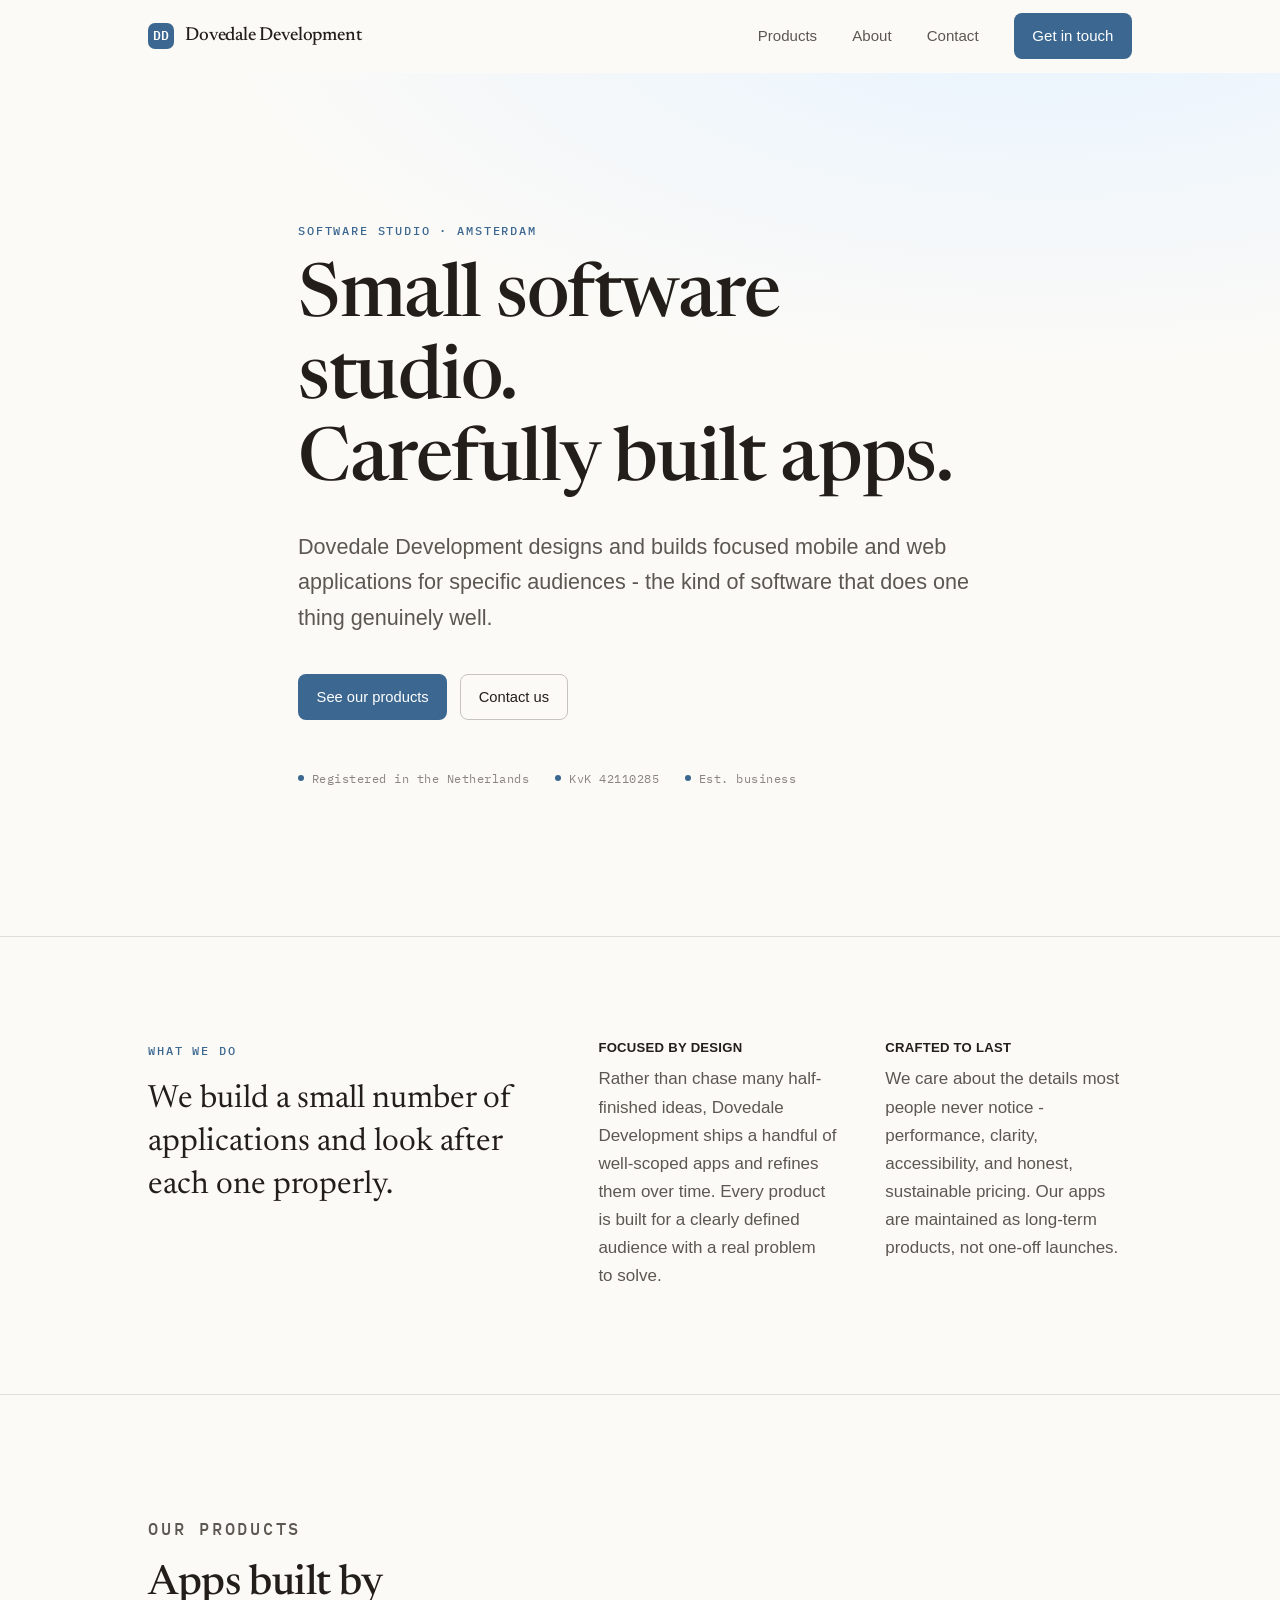
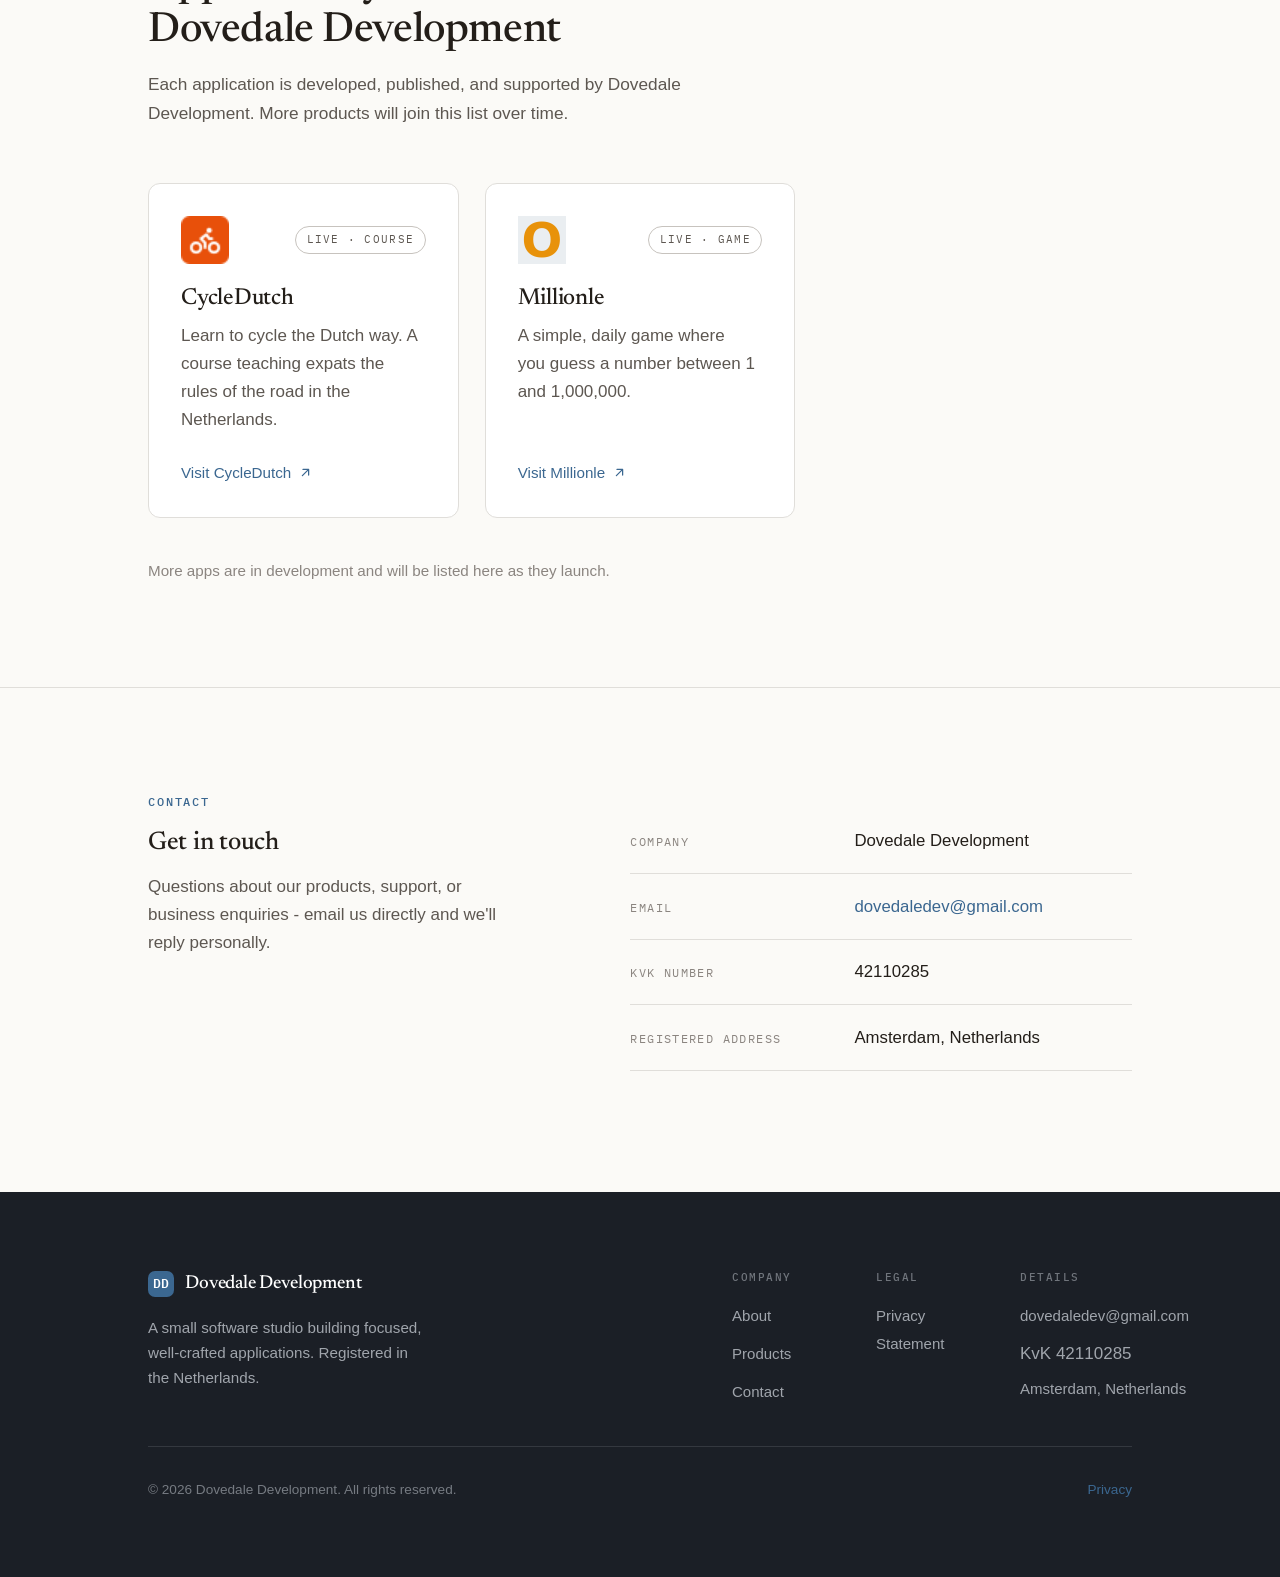
<file: index.html>
<!doctype html>
<html lang="en">
  <head>
    <meta charset="UTF-8" />
    <meta name="viewport" content="width=device-width, initial-scale=1.0" />
    <title>Dovedale Development - Small software studio</title>
    <meta
      name="description"
      content="Dovedale Development is a small software studio building focused, well-crafted mobile and web applications. Registered in the Netherlands (KvK 42110285)."
    />
    <link rel="canonical" href="https://dovedaledevelopment.vercel.app/" />

    <!-- Open Graph -->
    <meta property="og:type" content="website" />
    <meta property="og:site_name" content="Dovedale Development" />
    <meta
      property="og:title"
      content="Dovedale Development - Small software studio"
    />
    <meta
      property="og:description"
      content="A small software studio building focused, well-crafted mobile and web applications. Registered in the Netherlands (KvK 42110285)."
    />
    <meta property="og:url" content="https://dovedaledevelopment.vercel.app/" />
    <meta name="twitter:card" content="summary_large_image" />
    <meta
      name="twitter:title"
      content="Dovedale Development - Small software studio"
    />
    <meta
      name="twitter:description"
      content="A small software studio building focused, well-crafted mobile and web applications."
    />

    <link
      rel="icon"
      href="data:image/svg+xml,%3Csvg xmlns='http://www.w3.org/2000/svg' viewBox='0 0 32 32'%3E%3Crect width='32' height='32' rx='8' fill='%23425a8b'/%3E%3Ctext x='16' y='22' font-family='monospace' font-size='15' font-weight='700' fill='white' text-anchor='middle'%3EDD%3C/text%3E%3C/svg%3E"
    />

    <link rel="stylesheet" href="fonts.css" />
    <link rel="stylesheet" href="styles.css" />
  </head>
  <body>
    <a class="skip-link" href="#main">Skip to content</a>

    <header class="site-header">
      <div class="wrap header-inner">
        <a
          class="brand"
          href="index.html"
          aria-label="Dovedale Development home"
        >
          <span class="mark" aria-hidden="true">DD</span>
          Dovedale Development
        </a>
        <nav class="nav" aria-label="Primary">
          <a href="#products">Products</a>
          <a href="#about">About</a>
          <a href="#contact">Contact</a>
          <a class="btn" href="mailto:dovedaledev@gmail.com"
            >Get in touch</a
          >
        </nav>
        <button
          class="nav-toggle"
          type="button"
          aria-label="Toggle navigation"
          aria-expanded="false"
          aria-controls="primary-nav"
        >
          <svg
            viewBox="0 0 24 24"
            fill="none"
            stroke="currentColor"
            stroke-width="2"
            aria-hidden="true"
          >
            <path d="M3 6h18M3 12h18M3 18h18" stroke-linecap="round" />
          </svg>
        </button>
      </div>
    </header>

    <main id="main">
      <!-- Hero -->
      <section class="hero">
        <div class="wrap hero-inner">
          <p class="eyebrow">Software studio · Amsterdam</p>
          <h1>Small software studio.<br />Carefully built apps.</h1>
          <p class="lede">
            Dovedale Development designs and builds focused mobile and web
            applications for specific audiences - the kind of software that does
            one thing genuinely well.
          </p>
          <div class="hero-actions">
            <a class="btn" href="#products">See our products</a>
            <a class="btn ghost" href="#contact">Contact us</a>
          </div>
          <div class="hero-meta" aria-label="Company registration">
            <span>Registered in the Netherlands</span>
            <span>KvK 42110285</span>
            <span>Est. business</span>
          </div>
        </div>
      </section>

      <!-- What we do -->
      <section class="about" id="about">
        <div class="wrap about-grid">
          <div>
            <p class="eyebrow">What we do</p>
            <p class="about-lead">
              We build a small number of applications and look after each one
              properly.
            </p>
          </div>
          <div class="about-cols">
            <div>
              <h3>Focused by design</h3>
              <p>
                Rather than chase many half-finished ideas, Dovedale Development
                ships a handful of well-scoped apps and refines them over time.
                Every product is built for a clearly defined audience with a
                real problem to solve.
              </p>
            </div>
            <div>
              <h3>Crafted to last</h3>
              <p>
                We care about the details most people never notice -
                performance, clarity, accessibility, and honest, sustainable
                pricing. Our apps are maintained as long-term products, not
                one-off launches.
              </p>
            </div>
          </div>
        </div>
      </section>

      <!-- Products -->
      <section class="products" id="products">
        <div class="wrap">
          <div class="section-head">
            <p class="eyebrow">Our products</p>
            <h2>Apps built by Dovedale Development</h2>
            <p>
              Each application is developed, published, and supported by
              Dovedale Development. More products will join this list over time.
            </p>
          </div>

          <div class="card-grid products-list">
            <!-- Placeholder for future product - duplicate the card above to add more.
                 Kept commented so the grid shows only live products.
            <article class="product-card">
              <div class="card-top">
                <span class="product-logo" style="background: oklch(0.5 0.09 160)" aria-hidden="true">N</span>
                <span class="pill">Coming soon</span>
              </div>
              <h3>Next app</h3>
              <p>One-line description of the next product.</p>
              <a class="card-link" href="#">Learn more
                <svg viewBox="0 0 24 24" fill="none" stroke="currentColor" stroke-width="2" aria-hidden="true"><path d="M7 17L17 7M17 7H8M17 7v9" stroke-linecap="round" stroke-linejoin="round"/></svg>
              </a>
            </article>
            -->
          </div>

          <p class="card-note">
            More apps are in development and will be listed here as they launch.
          </p>
        </div>
      </section>

      <!-- Contact -->
      <section class="contact" id="contact">
        <div class="wrap contact-grid">
          <div>
            <p class="eyebrow">Contact</p>
            <h2 class="section-head" style="margin-bottom: 1rem">
              Get in touch
            </h2>
            <p style="color: var(--ink-soft); max-width: 40ch">
              Questions about our products, support, or business enquiries -
              email us directly and we'll reply personally.
            </p>
          </div>

          <dl class="contact-details">
            <div class="detail-row">
              <dt>Company</dt>
              <dd>Dovedale Development</dd>
            </div>
            <div class="detail-row">
              <dt>Email</dt>
              <dd>
                <a href="mailto:dovedaledev@gmail.com"
                  >dovedaledev@gmail.com</a
                >
              </dd>
            </div>
            <div class="detail-row">
              <dt>KvK number</dt>
              <dd>42110285</dd>
            </div>
            <div class="detail-row">
              <dt>Registered address</dt>
              <dd>Amsterdam, Netherlands</dd>
            </div>
          </dl>
        </div>
      </section>
    </main>

    <footer class="site-footer">
      <div class="wrap">
        <div class="footer-top">
          <div class="footer-brand">
            <a
              class="brand"
              href="index.html"
              aria-label="Dovedale Development home"
            >
              <span class="mark" aria-hidden="true">DD</span>
              Dovedale Development
            </a>
            <p>
              A small software studio building focused, well-crafted
              applications. Registered in the Netherlands.
            </p>
          </div>

          <div class="footer-cols">
            <div class="footer-col">
              <h4>Company</h4>
              <ul>
                <li><a href="index.html#about">About</a></li>
                <li><a href="index.html#products">Products</a></li>
                <li><a href="index.html#contact">Contact</a></li>
              </ul>
            </div>
            <div class="footer-col">
              <h4>Legal</h4>
              <ul>
                <li><a href="privacy.html">Privacy Statement</a></li>
              </ul>
            </div>
            <div class="footer-col">
              <h4>Details</h4>
              <ul>
                <li>
                  <a href="mailto:dovedaledev@gmail.com"
                    >dovedaledev@gmail.com</a
                  >
                </li>
                <li>KvK 42110285</li>
                <li><address>Amsterdam, Netherlands</address></li>
              </ul>
            </div>
          </div>
        </div>

        <div class="footer-bottom">
          <span
            >© <span data-year>2026</span> Dovedale Development. All rights
            reserved.</span
          >
          <span class="legal-mini">
            <a href="privacy.html">Privacy</a>
          </span>
        </div>
      </div>
    </footer>

    <script src="script.js"></script>
  </body>
</html>
</file>
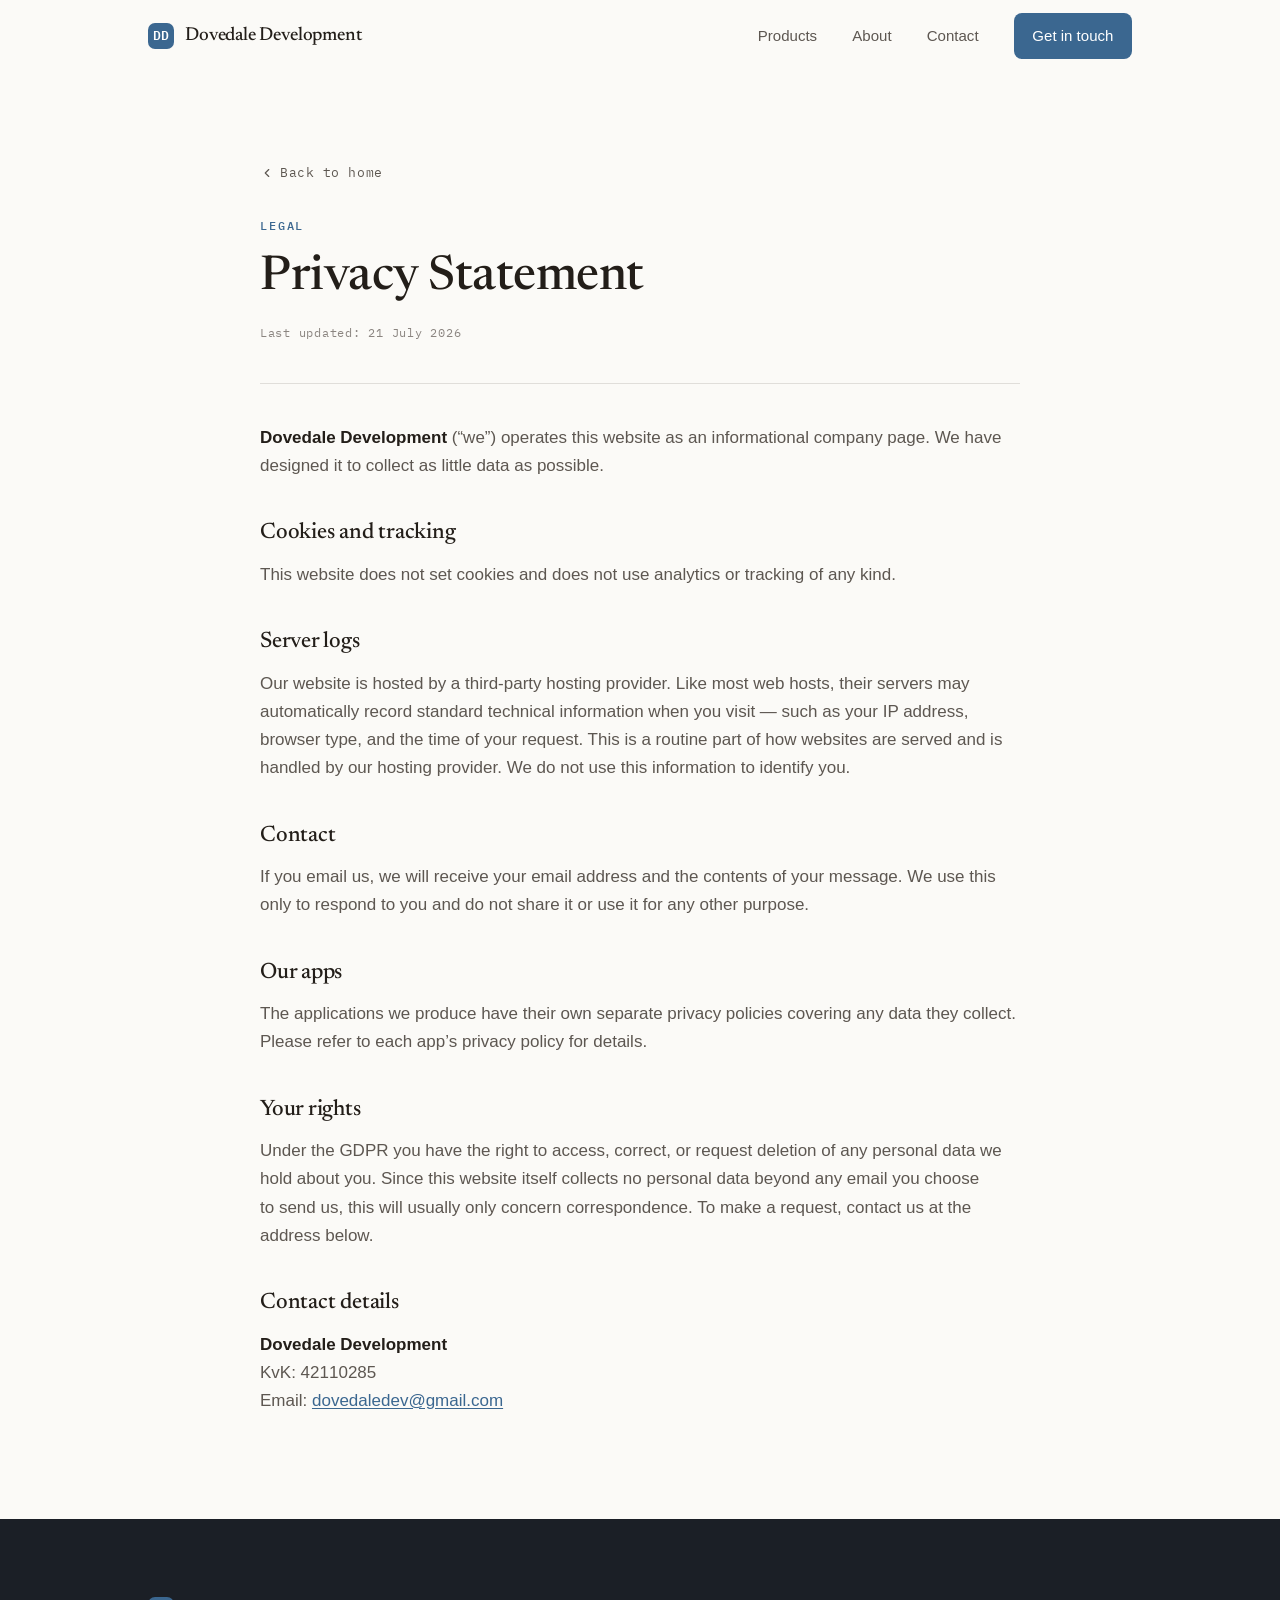
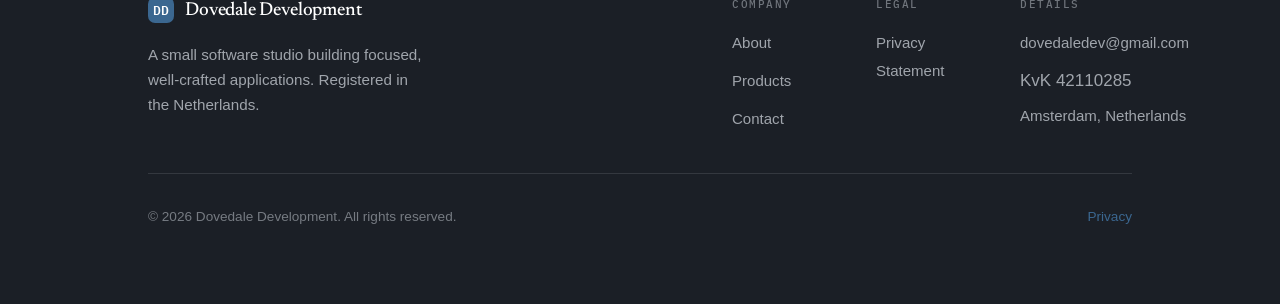
<file: privacy.html>
<!doctype html>
<html lang="en">
  <head>
    <meta charset="UTF-8" />
    <meta name="viewport" content="width=device-width, initial-scale=1.0" />
    <title>Privacy Statement - Dovedale Development</title>
    <meta
      name="description"
      content="Privacy Statement for the Dovedale Development website. No cookies, no analytics, no tracking. Registered in the Netherlands (KvK 42110285)."
    />
    <link
      rel="canonical"
      href="https://dovedaledevelopment.vercel.app/privacy.html"
    />
    <meta property="og:type" content="article" />
    <meta property="og:site_name" content="Dovedale Development" />
    <meta
      property="og:title"
      content="Privacy Statement - Dovedale Development"
    />
    <meta
      property="og:description"
      content="This website sets no cookies and uses no analytics or tracking of any kind."
    />
    <meta
      property="og:url"
      content="https://dovedaledevelopment.vercel.app/privacy.html"
    />
    <link
      rel="icon"
      href="data:image/svg+xml,%3Csvg xmlns='http://www.w3.org/2000/svg' viewBox='0 0 32 32'%3E%3Crect width='32' height='32' rx='8' fill='%23425a8b'/%3E%3Ctext x='16' y='22' font-family='monospace' font-size='15' font-weight='700' fill='white' text-anchor='middle'%3EDD%3C/text%3E%3C/svg%3E"
    />
    <link rel="stylesheet" href="fonts.css" />
    <link rel="stylesheet" href="styles.css" />
  </head>
  <body>
    <a class="skip-link" href="#main">Skip to content</a>

    <header class="site-header">
      <div class="wrap header-inner">
        <a
          class="brand"
          href="index.html"
          aria-label="Dovedale Development home"
        >
          <span class="mark" aria-hidden="true">DD</span>
          Dovedale Development
        </a>
        <nav class="nav" aria-label="Primary">
          <a href="index.html#products">Products</a>
          <a href="index.html#about">About</a>
          <a href="index.html#contact">Contact</a>
          <a class="btn" href="mailto:dovedaledev@gmail.com"
            >Get in touch</a
          >
        </nav>
        <button
          class="nav-toggle"
          type="button"
          aria-label="Toggle navigation"
          aria-expanded="false"
        >
          <svg
            viewBox="0 0 24 24"
            fill="none"
            stroke="currentColor"
            stroke-width="2"
            aria-hidden="true"
          >
            <path d="M3 6h18M3 12h18M3 18h18" stroke-linecap="round" />
          </svg>
        </button>
      </div>
    </header>

    <main id="main" class="doc">
      <div class="wrap">
        <div class="doc-inner">
          <a class="back-link" href="index.html">
            <svg
              viewBox="0 0 24 24"
              fill="none"
              stroke="currentColor"
              stroke-width="2"
              aria-hidden="true"
            >
              <path
                d="M15 18l-6-6 6-6"
                stroke-linecap="round"
                stroke-linejoin="round"
              />
            </svg>
            Back to home
          </a>

          <div class="doc-head">
            <p class="eyebrow">Legal</p>
            <h1>Privacy Statement</h1>
            <p class="updated">Last updated: 21 July 2026</p>
          </div>

          <div class="doc-body">
            <p>
              <strong>Dovedale Development</strong> (&ldquo;we&rdquo;) operates
              this website as an informational company page. We have designed it
              to collect as little data as possible.
            </p>

            <h2 id="cookies">Cookies and tracking</h2>
            <p>
              This website does not set cookies and does not use analytics or
              tracking of any kind.
            </p>

            <h2 id="server-logs">Server logs</h2>
            <p>
              Our website is hosted by a third-party hosting provider. Like most
              web hosts, their servers may automatically record standard
              technical information when you visit &mdash; such as your IP
              address, browser type, and the time of your request. This is a
              routine part of how websites are served and is handled by our
              hosting provider. We do not use this information to identify you.
            </p>

            <h2 id="contact">Contact</h2>
            <p>
              If you email us, we will receive your email address and the
              contents of your message. We use this only to respond to you and
              do not share it or use it for any other purpose.
            </p>

            <h2 id="our-apps">Our apps</h2>
            <p>
              The applications we produce have their own separate privacy
              policies covering any data they collect. Please refer to each
              app&rsquo;s privacy policy for details.
            </p>

            <h2 id="your-rights">Your rights</h2>
            <p>
              Under the GDPR you have the right to access, correct, or request
              deletion of any personal data we hold about you. Since this
              website itself collects no personal data beyond any email you
              choose to send us, this will usually only concern correspondence.
              To make a request, contact us at the address below.
            </p>

            <h2 id="contact-details">Contact details</h2>
            <p>
              <strong>Dovedale Development</strong><br />
              KvK: 42110285<br />
              Email:
              <a href="mailto:dovedaledev@gmail.com"
                >dovedaledev@gmail.com</a
              >
            </p>
          </div>
        </div>
      </div>
    </main>

    <footer class="site-footer">
      <div class="wrap">
        <div class="footer-top">
          <div class="footer-brand">
            <a
              class="brand"
              href="index.html"
              aria-label="Dovedale Development home"
            >
              <span class="mark" aria-hidden="true">DD</span>
              Dovedale Development
            </a>
            <p>
              A small software studio building focused, well-crafted
              applications. Registered in the Netherlands.
            </p>
          </div>
          <div class="footer-cols">
            <div class="footer-col">
              <h4>Company</h4>
              <ul>
                <li><a href="index.html#about">About</a></li>
                <li><a href="index.html#products">Products</a></li>
                <li><a href="index.html#contact">Contact</a></li>
              </ul>
            </div>
            <div class="footer-col">
              <h4>Legal</h4>
              <ul>
                <li><a href="privacy.html">Privacy Statement</a></li>
              </ul>
            </div>
            <div class="footer-col">
              <h4>Details</h4>
              <ul>
                <li>
                  <a href="mailto:dovedaledev@gmail.com"
                    >dovedaledev@gmail.com</a
                  >
                </li>
                <li>KvK 42110285</li>
                <li><address>Amsterdam, Netherlands</address></li>
              </ul>
            </div>
          </div>
        </div>
        <div class="footer-bottom">
          <span
            >© <span data-year>2026</span> Dovedale Development. All rights
            reserved.</span
          >
          <span class="legal-mini">
            <a href="privacy.html">Privacy</a>
          </span>
        </div>
      </div>
    </footer>

    <script src="script.js"></script>
  </body>
</html>
</file>
<file: fonts.css>
/* ============================================================
   Self-hosted web fonts — Newsreader + IBM Plex Mono
   Subsets: latin, latin-ext. Files downloaded from Google Fonts
   and served locally so no visitor data is sent to third parties.
   ============================================================ */

/* ---------- Newsreader (variable, weight 400–600) ---------- */
@font-face {
  font-family: "Newsreader";
  font-style: normal;
  font-weight: 400 600;
  font-display: swap;
  src: url(fonts/newsreader-latin.woff2) format("woff2");
  unicode-range:
    U+0000-00FF, U+0131, U+0152-0153, U+02BB-02BC, U+02C6, U+02DA, U+02DC,
    U+0304, U+0308, U+0329, U+2000-206F, U+20AC, U+2122, U+2191, U+2193, U+2212,
    U+2215, U+FEFF, U+FFFD;
}
@font-face {
  font-family: "Newsreader";
  font-style: normal;
  font-weight: 400 600;
  font-display: swap;
  src: url(fonts/newsreader-latin-ext.woff2) format("woff2");
  unicode-range:
    U+0100-02BA, U+02BD-02C5, U+02C7-02CC, U+02CE-02D7, U+02DD-02FF, U+0304,
    U+0308, U+0329, U+1D00-1DBF, U+1E00-1E9F, U+1EF2-1EFF, U+2020, U+20A0-20AB,
    U+20AD-20C0, U+2113, U+2C60-2C7F, U+A720-A7FF;
}

/* ---------- IBM Plex Mono (static, 400 / 500 / 600) ---------- */
@font-face {
  font-family: "IBM Plex Mono";
  font-style: normal;
  font-weight: 400;
  font-display: swap;
  src: url(fonts/ibm-plex-mono-400-latin.woff2) format("woff2");
  unicode-range:
    U+0000-00FF, U+0131, U+0152-0153, U+02BB-02BC, U+02C6, U+02DA, U+02DC,
    U+0304, U+0308, U+0329, U+2000-206F, U+20AC, U+2122, U+2191, U+2193, U+2212,
    U+2215, U+FEFF, U+FFFD;
}
@font-face {
  font-family: "IBM Plex Mono";
  font-style: normal;
  font-weight: 400;
  font-display: swap;
  src: url(fonts/ibm-plex-mono-400-latin-ext.woff2) format("woff2");
  unicode-range:
    U+0100-02BA, U+02BD-02C5, U+02C7-02CC, U+02CE-02D7, U+02DD-02FF, U+0304,
    U+0308, U+0329, U+1D00-1DBF, U+1E00-1E9F, U+1EF2-1EFF, U+2020, U+20A0-20AB,
    U+20AD-20C0, U+2113, U+2C60-2C7F, U+A720-A7FF;
}
@font-face {
  font-family: "IBM Plex Mono";
  font-style: normal;
  font-weight: 500;
  font-display: swap;
  src: url(fonts/ibm-plex-mono-500-latin.woff2) format("woff2");
  unicode-range:
    U+0000-00FF, U+0131, U+0152-0153, U+02BB-02BC, U+02C6, U+02DA, U+02DC,
    U+0304, U+0308, U+0329, U+2000-206F, U+20AC, U+2122, U+2191, U+2193, U+2212,
    U+2215, U+FEFF, U+FFFD;
}
@font-face {
  font-family: "IBM Plex Mono";
  font-style: normal;
  font-weight: 500;
  font-display: swap;
  src: url(fonts/ibm-plex-mono-500-latin-ext.woff2) format("woff2");
  unicode-range:
    U+0100-02BA, U+02BD-02C5, U+02C7-02CC, U+02CE-02D7, U+02DD-02FF, U+0304,
    U+0308, U+0329, U+1D00-1DBF, U+1E00-1E9F, U+1EF2-1EFF, U+2020, U+20A0-20AB,
    U+20AD-20C0, U+2113, U+2C60-2C7F, U+A720-A7FF;
}
@font-face {
  font-family: "IBM Plex Mono";
  font-style: normal;
  font-weight: 600;
  font-display: swap;
  src: url(fonts/ibm-plex-mono-600-latin.woff2) format("woff2");
  unicode-range:
    U+0000-00FF, U+0131, U+0152-0153, U+02BB-02BC, U+02C6, U+02DA, U+02DC,
    U+0304, U+0308, U+0329, U+2000-206F, U+20AC, U+2122, U+2191, U+2193, U+2212,
    U+2215, U+FEFF, U+FFFD;
}
@font-face {
  font-family: "IBM Plex Mono";
  font-style: normal;
  font-weight: 600;
  font-display: swap;
  src: url(fonts/ibm-plex-mono-600-latin-ext.woff2) format("woff2");
  unicode-range:
    U+0100-02BA, U+02BD-02C5, U+02C7-02CC, U+02CE-02D7, U+02DD-02FF, U+0304,
    U+0308, U+0329, U+1D00-1DBF, U+1E00-1E9F, U+1EF2-1EFF, U+2020, U+20A0-20AB,
    U+20AD-20C0, U+2113, U+2C60-2C7F, U+A720-A7FF;
}
</file>
<file: styles.css>
/* ============================================================
   Dovedale Development - shared stylesheet
   Plain CSS3. No build step. Mobile-first.
   ============================================================ */

:root {
  /* Type */
  --font-display: "Newsreader", Georgia, "Times New Roman", serif;
  --font-body:
    -apple-system, BlinkMacSystemFont, "Segoe UI", Roboto, "Helvetica Neue",
    Arial, sans-serif;
  --font-mono:
    "IBM Plex Mono", ui-monospace, SFMono-Regular, Menlo, Consolas, monospace;

  /* Warm near-neutral palette */
  --bg: oklch(0.985 0.004 85);
  --surface: oklch(1 0 0);
  --ink: oklch(0.24 0.012 65);
  --ink-soft: oklch(0.46 0.012 65);
  --ink-faint: oklch(0.62 0.01 65);
  --border: oklch(0.9 0.006 80);
  --border-strong: oklch(0.82 0.008 75);

  /* Single muted accent */
  --accent: oklch(0.5 0.082 248);
  --accent-hover: oklch(0.43 0.088 248);
  --accent-tint: oklch(0.96 0.02 248);

  /* Dark footer */
  --dark: oklch(0.24 0.014 260);
  --dark-soft: oklch(0.72 0.012 260);
  --dark-border: oklch(0.34 0.014 260);

  --maxw: 1080px;
  --gutter: clamp(20px, 5vw, 48px);
  --radius: 12px;
  --shadow:
    0 1px 2px oklch(0.24 0.02 65 / 0.05), 0 8px 24px oklch(0.24 0.02 65 / 0.05);
}

/* ---------- Reset ---------- */
*,
*::before,
*::after {
  box-sizing: border-box;
}
html {
  -webkit-text-size-adjust: 100%;
  scroll-behavior: smooth;
}
@media (prefers-reduced-motion: reduce) {
  html {
    scroll-behavior: auto;
  }
  * {
    animation-duration: 0.001ms !important;
    transition-duration: 0.001ms !important;
  }
}
body {
  margin: 0;
  background: var(--bg);
  color: var(--ink);
  font-family: var(--font-body);
  font-size: 17px;
  line-height: 1.65;
  -webkit-font-smoothing: antialiased;
  text-rendering: optimizeLegibility;
}
img {
  max-width: 100%;
  display: block;
}
h1,
h2,
h3 {
  font-family: var(--font-display);
  font-weight: 500;
  line-height: 1.12;
  letter-spacing: -0.01em;
  color: var(--ink);
  margin: 0;
  text-wrap: balance;
}
p {
  margin: 0;
  text-wrap: pretty;
}
a {
  color: var(--accent);
  text-decoration: none;
  transition: color 0.18s ease;
}
a:hover {
  color: var(--accent-hover);
}

/* ---------- Utilities ---------- */
.wrap {
  width: 100%;
  max-width: var(--maxw);
  margin-inline: auto;
  padding-inline: var(--gutter);
}
.eyebrow {
  font-family: var(--font-mono);
  font-size: 0.72rem;
  letter-spacing: 0.16em;
  text-transform: uppercase;
  color: var(--accent);
  margin: 0 0 1.1rem;
  font-weight: 500;
}
.skip-link {
  position: absolute;
  left: -9999px;
  top: 0;
  background: var(--ink);
  color: var(--bg);
  padding: 0.6rem 1rem;
  border-radius: 0 0 8px 0;
  z-index: 100;
}
.skip-link:focus {
  left: 0;
}
:focus-visible {
  outline: 2px solid var(--accent);
  outline-offset: 3px;
  border-radius: 3px;
}

/* ---------- Header ---------- */
.site-header {
  position: sticky;
  top: 0;
  z-index: 40;
  background: color-mix(in oklch, var(--bg) 88%, transparent);
  backdrop-filter: saturate(1.4) blur(10px);
  border-bottom: 1px solid transparent;
  transition:
    border-color 0.25s ease,
    background 0.25s ease;
}
.site-header.scrolled {
  border-bottom-color: var(--border);
  background: color-mix(in oklch, var(--bg) 94%, transparent);
}
.header-inner {
  display: flex;
  align-items: center;
  justify-content: space-between;
  gap: 1rem;
  min-height: 72px;
}
.brand {
  display: inline-flex;
  align-items: center;
  gap: 0.7rem;
  font-family: var(--font-display);
  font-size: 1.18rem;
  font-weight: 500;
  letter-spacing: -0.01em;
  color: var(--ink);
}
.brand:hover {
  color: var(--ink);
}
.brand .mark {
  width: 26px;
  height: 26px;
  border-radius: 7px;
  background: var(--accent);
  display: inline-grid;
  place-items: center;
  color: #fff;
  font-family: var(--font-mono);
  font-size: 0.82rem;
  font-weight: 600;
  letter-spacing: 0;
  flex: none;
}
.nav {
  display: flex;
  align-items: center;
  gap: clamp(1rem, 3vw, 2.2rem);
}
.nav a {
  color: var(--ink-soft);
  font-size: 0.94rem;
  font-weight: 500;
}
.nav a:hover {
  color: var(--ink);
}
.nav .btn {
  color: #fff;
}
.nav .btn:hover {
  color: #fff;
}
.btn {
  display: inline-flex;
  align-items: center;
  gap: 0.45rem;
  background: var(--accent);
  color: #fff;
  padding: 0.6rem 1.1rem;
  border-radius: 8px;
  font-size: 0.92rem;
  font-weight: 500;
  border: 1px solid transparent;
  transition:
    background 0.18s ease,
    transform 0.18s ease;
}
.btn:hover {
  background: var(--accent-hover);
  color: #fff;
}
.btn.ghost {
  background: transparent;
  color: var(--ink);
  border-color: var(--border-strong);
}
.btn.ghost:hover {
  background: var(--surface);
  border-color: var(--ink-faint);
  color: var(--ink);
}
.nav-toggle {
  display: none;
  background: none;
  border: 1px solid var(--border-strong);
  border-radius: 8px;
  width: 42px;
  height: 42px;
  cursor: pointer;
  color: var(--ink);
  align-items: center;
  justify-content: center;
}
.nav-toggle svg {
  width: 20px;
  height: 20px;
}

/* ---------- Sections ---------- */
main {
  display: block;
}
section {
  padding-block: clamp(56px, 9vw, 104px);
}
.section-head {
  max-width: 640px;
  margin-bottom: clamp(32px, 5vw, 56px);
}
.section-head h2 {
  font-size: clamp(1.8rem, 4vw, 2.6rem);
}
.section-head p {
  color: var(--ink-soft);
  font-size: 1.08rem;
  margin-top: 1rem;
}

/* ---------- Hero ---------- */
.hero {
  padding-block: clamp(72px, 13vw, 148px);
  position: relative;
  overflow: hidden;
}
.hero::before {
  content: "";
  position: absolute;
  inset: 0;
  background: radial-gradient(
    120% 80% at 82% -10%,
    var(--accent-tint),
    transparent 55%
  );
  pointer-events: none;
}
.hero-inner {
  position: relative;
  max-width: 780px;
}
.hero h1 {
  font-size: clamp(2.6rem, 7vw, 4.6rem);
  letter-spacing: -0.02em;
}
.hero .lede {
  font-size: clamp(1.1rem, 2.2vw, 1.35rem);
  color: var(--ink-soft);
  margin-top: 1.5rem;
  max-width: 56ch;
}
.hero-actions {
  display: flex;
  flex-wrap: wrap;
  gap: 0.8rem;
  margin-top: 2.4rem;
}
.hero-meta {
  display: flex;
  flex-wrap: wrap;
  gap: 0.5rem 1.6rem;
  margin-top: 3rem;
  font-family: var(--font-mono);
  font-size: 0.78rem;
  letter-spacing: 0.04em;
  color: var(--ink-faint);
}
.hero-meta span {
  display: inline-flex;
  align-items: center;
  gap: 0.5rem;
}
.hero-meta span::before {
  content: "";
  width: 6px;
  height: 6px;
  border-radius: 50%;
  background: var(--accent);
}

/* ---------- What we do ---------- */
.about {
  border-top: 1px solid var(--border);
}
.about-grid {
  display: grid;
  gap: clamp(28px, 5vw, 56px);
  grid-template-columns: 1fr;
}
.about-lead {
  font-family: var(--font-display);
  font-size: clamp(1.4rem, 3vw, 2rem);
  line-height: 1.35;
  color: var(--ink);
  max-width: 22ch;
}
.about-cols {
  display: grid;
  gap: clamp(24px, 4vw, 40px);
  grid-template-columns: 1fr;
}
.about-cols p {
  color: var(--ink-soft);
}
.about-cols h3 {
  font-family: var(--font-body);
  font-size: 0.82rem;
  font-weight: 600;
  letter-spacing: 0.02em;
  text-transform: uppercase;
  color: var(--ink);
  margin-bottom: 0.6rem;
}

/* ---------- Products ---------- */
.products {
  border-top: 1px solid var(--border);
}
.card-grid {
  display: grid;
  gap: clamp(18px, 3vw, 26px);
  grid-template-columns: repeat(auto-fill, minmax(300px, 1fr));
}
.product-card {
  display: flex;
  flex-direction: column;
  background: var(--surface);
  border: 1px solid var(--border);
  border-radius: var(--radius);
  padding: clamp(24px, 3vw, 32px);
  transition:
    border-color 0.2s ease,
    box-shadow 0.2s ease,
    transform 0.2s ease;
}
.product-card:hover {
  border-color: var(--border-strong);
  box-shadow: var(--shadow);
  transform: translateY(-2px);
}
.product-card .card-top {
  display: flex;
  align-items: center;
  justify-content: space-between;
  gap: 1rem;
  margin-bottom: 1.4rem;
}
.product-logo {
  width: 46px;
  height: 46px;
  border-radius: 11px;
  display: grid;
  place-items: center;
  font-family: var(--font-display);
  font-size: 1.3rem;
  font-weight: 600;
  color: #fff;
  flex: none;
}
.pill {
  font-family: var(--font-mono);
  font-size: 0.66rem;
  letter-spacing: 0.12em;
  text-transform: uppercase;
  color: var(--ink-soft);
  border: 1px solid var(--border-strong);
  border-radius: 999px;
  padding: 0.28rem 0.66rem;
  white-space: nowrap;
}
.product-card h3 {
  font-size: 1.45rem;
}
.product-card p {
  color: var(--ink-soft);
  margin-top: 0.6rem;
  flex: 1;
}
.product-card .card-link {
  display: inline-flex;
  align-items: center;
  gap: 0.4rem;
  margin-top: 1.6rem;
  font-weight: 500;
  font-size: 0.95rem;
}
.product-card .card-link svg {
  width: 15px;
  height: 15px;
  transition: transform 0.18s ease;
}
.product-card:hover .card-link svg {
  transform: translate(2px, -2px);
}
.card-note {
  margin-top: clamp(28px, 4vw, 40px);
  font-size: 0.95rem;
  color: var(--ink-faint);
}

/* ---------- Contact ---------- */
.contact {
  border-top: 1px solid var(--border);
}
.contact-grid {
  display: grid;
  gap: clamp(32px, 6vw, 72px);
  grid-template-columns: 1fr;
  align-items: start;
}
.contact-details {
  display: grid;
  gap: 0;
  border-top: 1px solid var(--border);
}
.detail-row {
  display: grid;
  grid-template-columns: 1fr;
  gap: 0.15rem;
  padding-block: 1.15rem;
  border-bottom: 1px solid var(--border);
}
.detail-row dt {
  font-family: var(--font-mono);
  font-size: 0.72rem;
  letter-spacing: 0.12em;
  text-transform: uppercase;
  color: var(--ink-faint);
}
.detail-row dd {
  margin: 0;
  font-size: 1.05rem;
  color: var(--ink);
}

/* ---------- Footer ---------- */
.site-footer {
  background: var(--dark);
  color: var(--dark-soft);
  padding-block: clamp(48px, 7vw, 76px);
}
.footer-top {
  display: grid;
  gap: 2.5rem;
  grid-template-columns: 1fr;
  padding-bottom: 2.5rem;
  border-bottom: 1px solid var(--dark-border);
}
.footer-brand .brand {
  color: #fff;
}
.footer-brand p {
  margin-top: 1rem;
  max-width: 34ch;
  font-size: 0.95rem;
  color: var(--dark-soft);
}
.footer-cols {
  display: grid;
  grid-template-columns: repeat(2, minmax(0, 1fr));
  gap: 2rem;
}
.footer-col h4 {
  font-family: var(--font-mono);
  font-size: 0.7rem;
  letter-spacing: 0.14em;
  text-transform: uppercase;
  color: oklch(0.56 0.012 260);
  margin: 0 0 1rem;
  font-weight: 500;
}
.footer-col ul {
  list-style: none;
  margin: 0;
  padding: 0;
  display: grid;
  gap: 0.6rem;
}
.footer-col a,
.footer-col address {
  color: var(--dark-soft);
  font-size: 0.94rem;
  font-style: normal;
  line-height: 1.5;
}
.footer-col a:hover {
  color: #fff;
}
.footer-bottom {
  display: flex;
  flex-wrap: wrap;
  gap: 0.8rem 1.5rem;
  justify-content: space-between;
  align-items: center;
  padding-top: 2rem;
  font-size: 0.85rem;
  color: oklch(0.58 0.012 260);
}
.footer-bottom .legal-mini {
  display: flex;
  gap: 1.2rem;
  flex-wrap: wrap;
}

/* ---------- Legal / document pages ---------- */
.doc {
  padding-block: clamp(48px, 8vw, 88px);
}
.doc-inner {
  max-width: 760px;
  margin-inline: auto;
}
.doc-head {
  padding-bottom: clamp(28px, 4vw, 40px);
  margin-bottom: clamp(28px, 4vw, 40px);
  border-bottom: 1px solid var(--border);
}
.doc-head h1 {
  font-size: clamp(2rem, 5vw, 3rem);
}
.doc-head .updated {
  font-family: var(--font-mono);
  font-size: 0.78rem;
  letter-spacing: 0.06em;
  color: var(--ink-faint);
  margin-top: 1rem;
}
.doc-body h2 {
  font-size: 1.4rem;
  margin-top: 2.6rem;
  margin-bottom: 0.9rem;
}
.doc-body h3 {
  font-family: var(--font-body);
  font-size: 1.02rem;
  font-weight: 600;
  margin-top: 1.6rem;
  margin-bottom: 0.5rem;
}
.doc-body p,
.doc-body li {
  color: var(--ink-soft);
  margin-bottom: 1rem;
}
.doc-body ul {
  padding-left: 1.2rem;
}
.doc-body li {
  margin-bottom: 0.5rem;
}
.doc-body strong {
  color: var(--ink);
}
.doc-body a {
  text-decoration: underline;
  text-underline-offset: 2px;
}
.review {
  background: var(--accent-tint);
  color: var(--accent-hover);
  font-family: var(--font-mono);
  font-size: 0.82em;
  padding: 0.05em 0.4em;
  border-radius: 4px;
  border: 1px solid color-mix(in oklch, var(--accent) 25%, transparent);
}
.doc-toc {
  background: var(--surface);
  border: 1px solid var(--border);
  border-radius: var(--radius);
  padding: 1.4rem 1.6rem;
  margin-bottom: 2.4rem;
}
.doc-toc h2 {
  font-family: var(--font-body);
  font-size: 0.75rem;
  letter-spacing: 0.1em;
  text-transform: uppercase;
  color: var(--ink-faint);
  margin: 0 0 0.8rem;
}
.doc-toc ol {
  margin: 0;
  padding-left: 1.2rem;
  color: var(--ink-soft);
  columns: 2;
  column-gap: 2rem;
  font-size: 0.94rem;
}
.doc-toc li {
  margin-bottom: 0.4rem;
}
.back-link {
  display: inline-flex;
  align-items: center;
  gap: 0.4rem;
  font-family: var(--font-mono);
  font-size: 0.8rem;
  letter-spacing: 0.04em;
  color: var(--ink-soft);
  margin-bottom: 2rem;
}
.back-link:hover {
  color: var(--accent);
}
.back-link svg {
  width: 14px;
  height: 14px;
}

/* ---------- Responsive ---------- */
@media (min-width: 720px) {
  .about-grid {
    grid-template-columns: 0.85fr 1.15fr;
  }
  .about-cols {
    grid-template-columns: 1fr 1fr;
  }
  .contact-grid {
    grid-template-columns: 0.9fr 1.1fr;
  }
  .contact-details {
    border-top: none;
  }
  .detail-row {
    grid-template-columns: 200px 1fr;
    align-items: baseline;
    gap: 1.5rem;
  }
  .footer-top {
    grid-template-columns: 1.3fr 1fr;
    gap: 4rem;
  }
  .footer-cols {
    grid-template-columns: repeat(3, minmax(0, 1fr));
  }
}

@media (max-width: 719px) {
  .nav {
    position: fixed;
    inset: 72px 0 auto 0;
    flex-direction: column;
    align-items: stretch;
    gap: 0;
    background: var(--surface);
    border-bottom: 1px solid var(--border);
    padding: 0.5rem var(--gutter) 1.2rem;
    box-shadow: var(--shadow);
    transform: translateY(-140%);
    opacity: 0;
    pointer-events: none;
    transition:
      transform 0.28s ease,
      opacity 0.28s ease;
  }
  .nav.open {
    transform: translateY(0);
    opacity: 1;
    pointer-events: auto;
  }
  .nav a {
    padding-block: 0.85rem;
    border-bottom: 1px solid var(--border);
    font-size: 1.05rem;
  }
  .nav a:last-child {
    border-bottom: none;
  }
  .nav .btn {
    margin-top: 0.9rem;
    justify-content: center;
    padding-block: 0.8rem;
  }
  .nav-toggle {
    display: inline-flex;
  }
}
</file>
